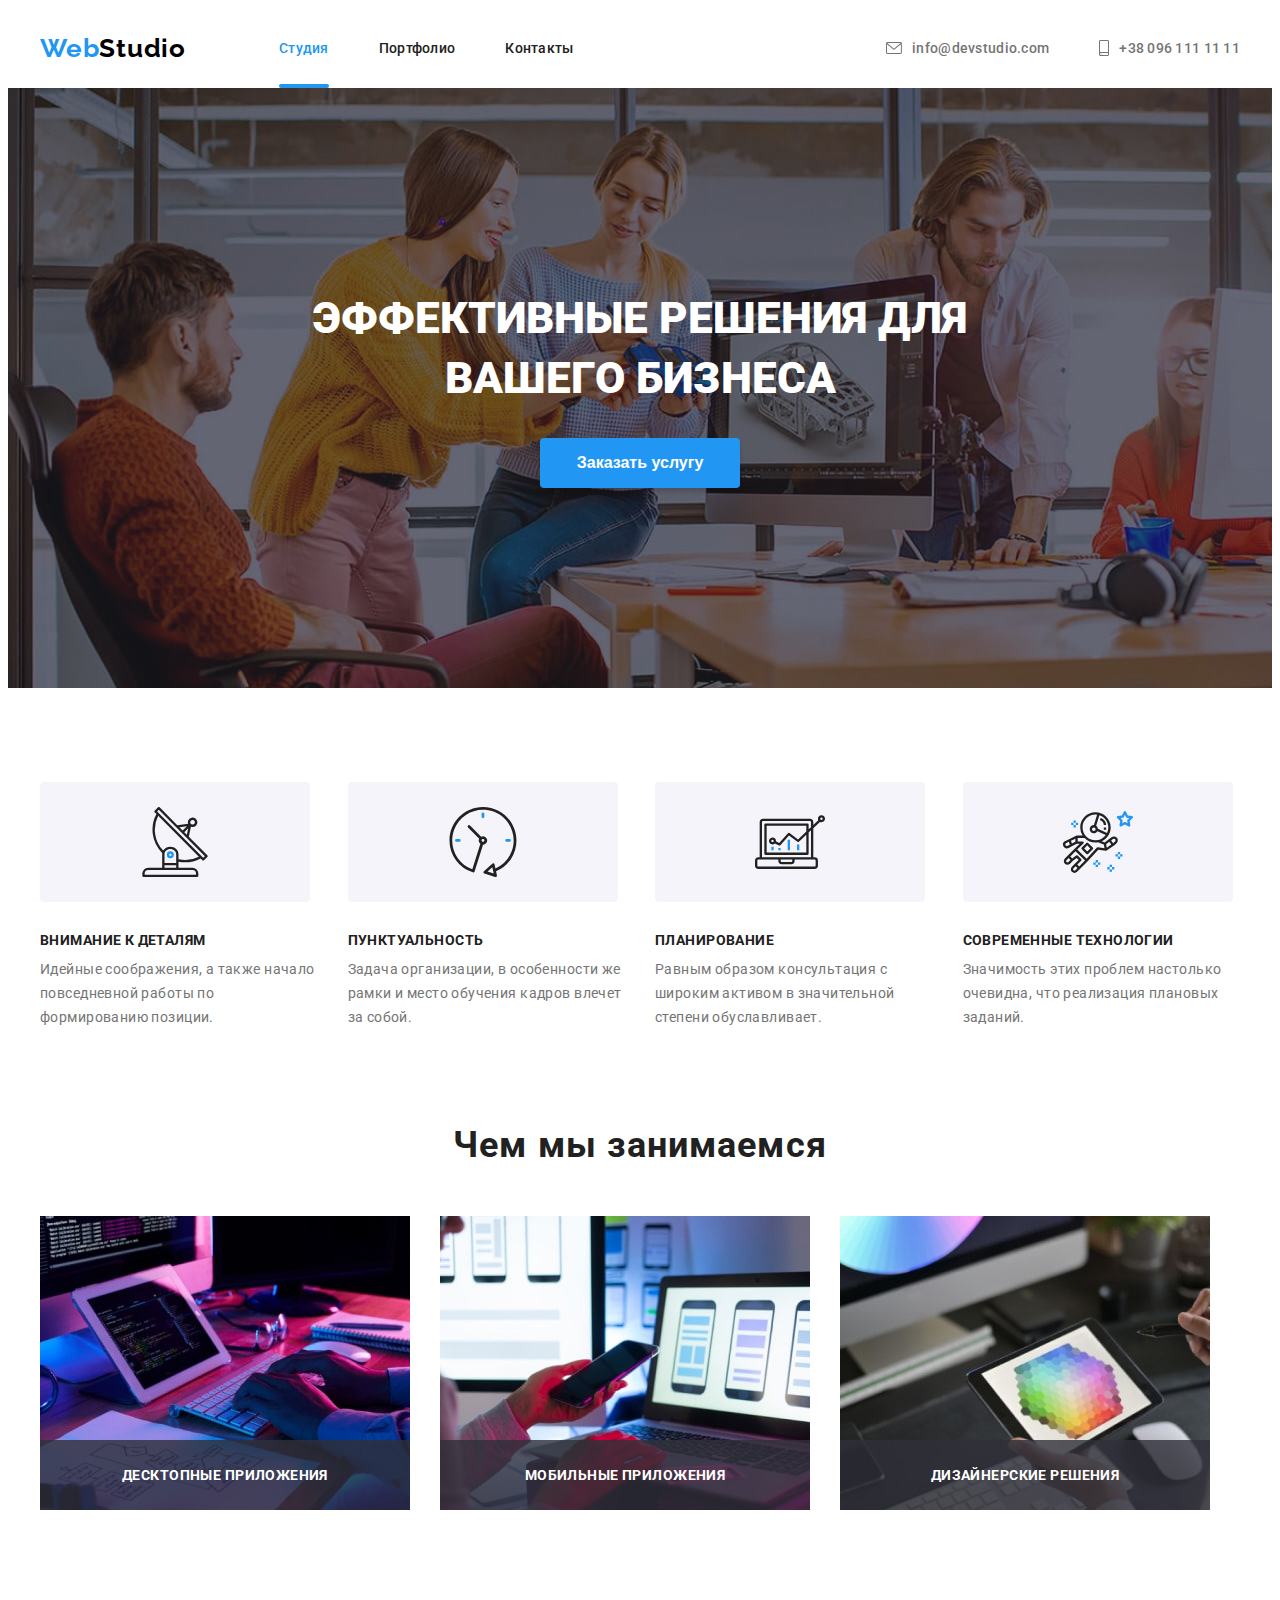
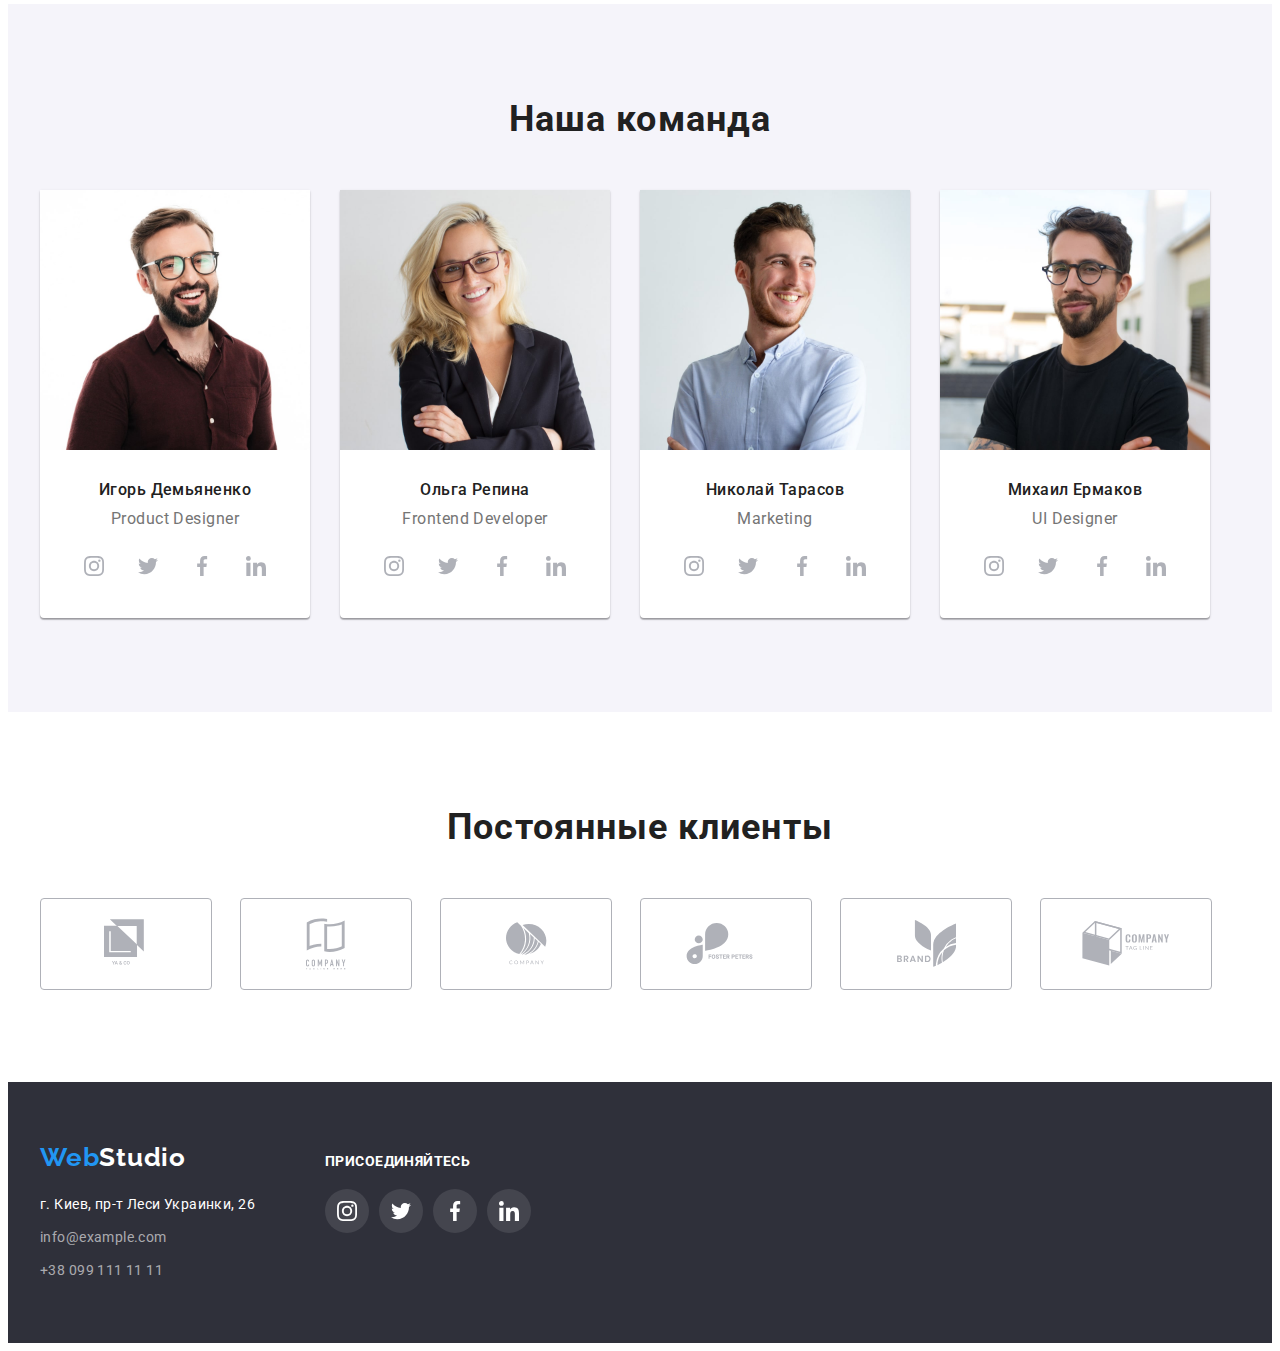
<file: index.html>
<!DOCTYPE html>
<html lang="ru">
<head>
    <meta charset="UTF-8">
    <meta name="viewport" content="width=device-width, initial-scale=1.0">
    <title>Веб студия</title>
    <link rel="stylesheet" href="https://cdnjs.cloudflare.com/ajax/libs/modern-normalize/1.0.0/modern-normalize.min.css"
        integrity="sha512-ISS7cAi1PEhQ8jnbJpJZMd29NlhNj4AWYyLOSp2CE/CsHxTCu+r+t0D2yoJudVrd0/8fTVPUVDzY5Tvli75u/g=="
        crossorigin="anonymous" />
    <link rel="preconnect" href="https://fonts.gstatic.com">
    <link href="https://fonts.googleapis.com/css2?family=Raleway:wght@700&family=Roboto:wght@400;500;700;900&display=swap"
        rel="stylesheet">
    <link rel="stylesheet" href="./css/styles.css">
</head>
<body>
    <!--Шапка сайта-->
    <header class="header">
        <div class="container">
            <nav class="navigation">
                <a class="logo link" href="./index.html"><span class="logo-web">Web</span>Studio</a>
                <ul class="nav-list list">
                    <li class="nav-list-item">
                        <a class="nav-link link current" href="#">Студия</a>
                    </li>
                    <li class="nav-list-item">
                        <a class="nav-link link" href="./portfolio.html">Портфолио</a>
                    </li>
                    <li class="nav-list-item">
                        <a class="nav-link link" href="#">Контакты</a>
                    </li>
                </ul>
            </nav>
            <ul class="contacts-list list">
                <li class="contacts-list-item">
                    <a class="contacts-link link" href="mailto:info@devstudio.com">
                        <svg class="contacts-icon" width="16" height="12">
                            <use href="./images/sprite.svg#icon-envelope"></use>
                        </svg>
                        info@devstudio.com</a>
                </li>
                <li class="contacts-list-item">
                    <a class="contacts-link link" href="tel:+380961111111">
                        <svg class="contacts-icon" width="10" height="16">
                            <use href="./images/sprite.svg#icon-smartphone"></use>
                        </svg>
                        +38 096 111 11 11</a>
                </li>
            </ul>
        </div>
    </header>
    <main>
        <!--Герой-->
        <section class="hero">
            <div class="container">
                <h1 class="hero-title">Эффективные решения для вашего бизнеса</h1>
                <button class="modal-btn" type="button" data-modal-open>Заказать услугу</button>
            </div>
        </section>

        <!--Приоритеты-->
        <section class="features">
            <div class="container">
                <!-- <h2>Наши приоритеты</h2> -->
                <ul class="features-list list">
                    <li class="features-list-item">
                        <div class="features-box">
                            <svg class="features-icons" width="70" height="70">
                                <use href="./images/sprite.svg#icon-antenna"></use>
                            </svg>
                        </div>
                        <h3 class="features-title">Внимание к деталям</h3>
                        <p class="features-text">Идейные соображения, а также начало повседневной работы по формированию позиции.</p>
                    </li>
                    <li class="features-list-item">
                        <div class="features-box">
                            <svg class="features-icons" width="70" height="70">
                                <use href="./images/sprite.svg#icon-clock"></use>
                            </svg>
                        </div>
                        <h3 class="features-title">Пунктуальность</h3>
                        <p class="features-text">Задача организации, в особенности же рамки и место обучения кадров влечет за собой.</p>
                    </li>
                    <li class="features-list-item">
                        <div class="features-box">
                            <svg class="features-icons" width="70" height="70">
                                <use href="./images/sprite.svg#icon-diagram"></use>
                            </svg>
                        </div>
                        <h3 class="features-title">Планирование</h3>
                        <p class="features-text">Равным образом консультация с широким активом в значительной степени обуславливает.</p>
                    </li>
                    <li class="features-list-item">
                        <div class="features-box">
                            <svg class="features-icons" width="70" height="70">
                                <use href="./images/sprite.svg#icon-astronaut"></use>
                            </svg>
                        </div>
                        <h3 class="features-title">Современные технологии</h3>
                        <p class="features-text">Значимость этих проблем настолько очевидна, что реализация плановых заданий.</p>
                    </li>
                </ul>
            </div>
            
        </section>

        <!--Чем мы занимаемся-->
        <section class="about">
            <div class="container">
                <h2 class="title">Чем мы занимаемся</h2>
                <ul class="about-list list">
                    <li class="about-list-item">
                        <img class="about-list-img" src="./images/work/box-1.jpg" alt="руки на клавиатуре" width="370" height="294">
                        <div class="about-box">
                            <p class="about-text">Десктопные приложения</p>
                        </div>
                    </li>
                    <li class="about-list-item">
                        <img class="about-list-img" src="./images/work/box-2.jpg" alt="телефон и ноутбук" width="370" height="294">
                        <div class="about-box">
                            <p class="about-text">Мобильные приложения</p>
                        </div>
                    </li>
                    <li class="about-list-item">
                        <img class="about-list-img" src="./images/work/box-3.jpg" alt="планшет в руках" width="370" height="294">
                        <div class="about-box">
                            <p class="about-text">Дизайнерские решения</p>
                        </div>
                    </li>
                </ul>
            </div>
        </section>

        <!--Команда-->
        <section class="team">
            <div class="container">
                <h2 class="title">Наша команда</h2>
                <ul class="team-list list">
                    <li class="team-list-item">
                        <img class="team-list-img" src="./images/team/igor.jpg" alt="фото работника" width="270" height="260">
                        <div class="team-list-content">
                            <h3 class="team-list-title">Игорь Демьяненко</h3>
                            <p class="team-list-text" lang="en">Product Designer</p>
                            <ul class="social-list list">
                                <li class="social-list-item">
                                    <a href="#" class="social-list-link link">
                                        <svg class="social-list-icon" width="20" height="20">
                                            <use href="./images/sprite.svg#icon-instagram"></use>
                                        </svg>
                                    </a>
                                </li>
                                <li class="social-list-item">
                                    <a href="#" class="social-list-link link">
                                        <svg class="social-list-icon" width="20" height="20">
                                            <use href="./images/sprite.svg#icon-twitter"></use>
                                        </svg>
                                    </a>
                                </li>
                                <li class="social-list-item">
                                    <a href="#" class="social-list-link link">
                                        <svg class="social-list-icon" width="20" height="20">
                                            <use href="./images/sprite.svg#icon-facebook"></use>
                                        </svg>
                                    </a>
                                </li>
                                <li class="social-list-item">
                                    <a href="#" class="social-list-link link">
                                        <svg class="social-list-icon" width="20" height="20">
                                            <use href="./images/sprite.svg#icon-linkedin"></use>
                                        </svg>
                                    </a>
                                </li>
                            </ul>
                        </div>
                    </li>
                    <li class="team-list-item">
                        <img class="team-list-img" src="./images/team/olha.jpg" alt="фото работника" width="270" height="260">
                        <div class="team-list-content">
                            <h3 class="team-list-title">Ольга Репина</h3>
                            <p class="team-list-text" lang="en">Frontend Developer</p>
                            <ul class="social-list list">
                                <li class="social-list-item">
                                    <a href="#" class="social-list-link link">
                                        <svg class="social-list-icon" width="20" height="20">
                                            <use href="./images/sprite.svg#icon-instagram"></use>
                                        </svg>
                                    </a>
                                </li>
                                <li class="social-list-item">
                                    <a href="#" class="social-list-link link">
                                        <svg class="social-list-icon" width="20" height="20">
                                            <use href="./images/sprite.svg#icon-twitter"></use>
                                        </svg>
                                    </a>
                                </li>
                                <li class="social-list-item">
                                    <a href="#" class="social-list-link link">
                                        <svg class="social-list-icon" width="20" height="20">
                                            <use href="./images/sprite.svg#icon-facebook"></use>
                                        </svg>
                                    </a>
                                </li>
                                <li class="social-list-item">
                                    <a href="#" class="social-list-link link">
                                        <svg class="social-list-icon" width="20" height="20">
                                            <use href="./images/sprite.svg#icon-linkedin"></use>
                                        </svg>
                                    </a>
                                </li>
                            </ul>
                        </div>
                    </li>
                    <li class="team-list-item">
                        <img class="team-list-img" src="./images/team/nikolai.jpg" alt="фото работника" width="270" height="260">
                        <div class="team-list-content">
                            <h3 class="team-list-title">Николай Тарасов</h3>
                            <p class="team-list-text" lang="en">Marketing</p>
                            <ul class="social-list list">
                                <li class="social-list-item">
                                    <a href="#" class="social-list-link link">
                                        <svg class="social-list-icon" width="20" height="20">
                                            <use href="./images/sprite.svg#icon-instagram"></use>
                                        </svg>
                                    </a>
                                </li>
                                <li class="social-list-item">
                                    <a href="#" class="social-list-link link">
                                        <svg class="social-list-icon" width="20" height="20">
                                            <use href="./images/sprite.svg#icon-twitter"></use>
                                        </svg>
                                    </a>
                                </li>
                                <li class="social-list-item">
                                    <a href="#" class="social-list-link link">
                                        <svg class="social-list-icon" width="20" height="20">
                                            <use href="./images/sprite.svg#icon-facebook"></use>
                                        </svg>
                                    </a>
                                </li>
                                <li class="social-list-item">
                                    <a href="#" class="social-list-link link">
                                        <svg class="social-list-icon" width="20" height="20">
                                            <use href="./images/sprite.svg#icon-linkedin"></use>
                                        </svg>
                                    </a>
                                </li>
                            </ul>
                        </div>                        
                    </li>
                    <li class="team-list-item">
                        <img class="team-list-img" src="./images/team/michail.jpg" alt="фото работника" width="270" height="260">
                        <div class="team-list-content">
                            <h3 class="team-list-title">Михаил Ермаков</h3>
                            <p class="team-list-text" lang="en">UI Designer</p>
                            <ul class="social-list list">
                                <li class="social-list-item">
                                    <a href="#" class="social-list-link link">
                                        <svg class="social-list-icon" width="20" height="20">
                                            <use href="./images/sprite.svg#icon-instagram"></use>
                                        </svg>
                                    </a>
                                </li>
                                <li class="social-list-item">
                                    <a href="#" class="social-list-link link">
                                        <svg class="social-list-icon" width="20" height="20">
                                            <use href="./images/sprite.svg#icon-twitter"></use>
                                        </svg>
                                    </a>
                                </li>
                                <li class="social-list-item">
                                    <a href="#" class="social-list-link link">
                                        <svg class="social-list-icon" width="20" height="20">
                                            <use href="./images/sprite.svg#icon-facebook"></use>
                                        </svg>
                                    </a>
                                </li>
                                <li class="social-list-item">
                                    <a href="#" class="social-list-link link">
                                        <svg class="social-list-icon" width="20" height="20">
                                            <use href="./images/sprite.svg#icon-linkedin"></use>
                                        </svg>
                                    </a>
                                </li>
                            </ul>
                        </div>
                    </li>
                </ul>
            </div> 
        </section>

        <!-- Постоянные клиенты -->
        <section class="clients">
            <div class="container">
                <h2 class="title">Постоянные клиенты</h2>
                <ul class="clients-list list">
                    <li class="clients-list-item">
                        <a class="clients-list-link link" href="#">
                            <svg class="clients-icon" width="44" height="49">
                                <use href="./images/sprite.svg#icon-logo-1"></use>
                            </svg>
                        </a>
                    </li>
                    <li class="clients-list-item">
                        <a class="clients-list-link link" href="#">
                            <svg class="clients-icon" width="40" height="52">
                                <use href="./images/sprite.svg#icon-logo-2"></use>
                            </svg>
                        </a>
                    </li>
                    <li class="clients-list-item">
                        <a class="clients-list-link link" href="#">
                            <svg class="clients-icon" width="41" height="43">
                                <use href="./images/sprite.svg#icon-logo-3"></use>
                            </svg>
                        </a>
                    </li>
                    <li class="clients-list-item">
                        <a class="clients-list-link link" href="#">
                            <svg class="clients-icon" width="80" height="42">
                                <use href="./images/sprite.svg#icon-logo-4"></use>
                            </svg>
                        </a>
                    </li>
                    <li class="clients-list-item">
                        <a class="clients-list-link link" href="#">
                            <svg class="clients-icon" width="59" height="47">
                                <use href="./images/sprite.svg#icon-logo-5"></use>
                            </svg>
                        </a>
                    </li>
                    <li class="clients-list-item">
                        <a class="clients-list-link link" href="#">
                            <svg class="clients-icon" width="88" height="45">
                                <use href="./images/sprite.svg#icon-logo-6"></use>
                            </svg>
                        </a>
                    </li>
                </ul>
            </div>
        </section>
    </main>
        
    <!--Футер-->
    <footer class="footer">
        <div class="container">
            <div class="contacts-box">
                <a class="logo-footer link" href="./index.html"><span class="logo-web">Web</span>Studio</a>
                <address class="address">
                    <p class="footer-address">г. Киев, пр-т Леси Украинки, 26</p>
                    <ul class="contact-info-list list">
                        <li class="contact-info-list-item">
                            <a class="contact-info-link link" href="mailto:info@example.com">info@example.com</a>
                        </li>
                        <li class="contact-info-list-item">
                            <a class="contact-info-link link" href="tel:+380991111111">+38 099 111 11 11</a>
                        </li>
                    </ul>
                </address>
            </div>
            <div class="socials-box">
                <p class="footer-text">присоединяйтесь</p>
                <ul class="footer-soc-list list">
                    <li class="footer-soc-list-item">
                        <a class="footer-soc-link link" href="#">
                            <svg class="footer-soc-icon" width="20" height="20">
                                <use href="./images/sprite.svg#icon-instagram"></use>
                            </svg>
                        </a>
                    </li>
                    <li class="footer-soc-list-item">
                        <a class="footer-soc-link link" href="#">
                            <svg class="footer-soc-icon" width="20" height="20">
                                <use href="./images/sprite.svg#icon-twitter"></use>
                            </svg>
                        </a>
                    </li>
                    <li class="footer-soc-list-item">
                        <a class="footer-soc-link link" href="#">
                            <svg class="footer-soc-icon" width="20" height="20">
                                <use href="./images/sprite.svg#icon-facebook"></use>
                            </svg>
                        </a>
                    </li>
                    <li class="footer-soc-list-item">
                        <a class="footer-soc-link link" href="#">
                            <svg class="footer-soc-icon" width="20" height="20">
                                <use href="./images/sprite.svg#icon-linkedin"></use>
                            </svg>
                        </a>
                    </li>
                </ul>
            </div>
        </div>
    </footer>

    <!-- Модальное окно -->
    <div class="backdrop is-hidden" data-modal>
        <div class="modal">
            <button type="button" class="modal-close-btn" data-modal-close>
                <svg class="modal-icon" width="18" height="18">
                    <use href="./images/sprite.svg#icon-close"></use>
                </svg>
            </button>
        </div>
    </div>

    <script src="./js/modal.js"></script>
</body>
</html>
</file>
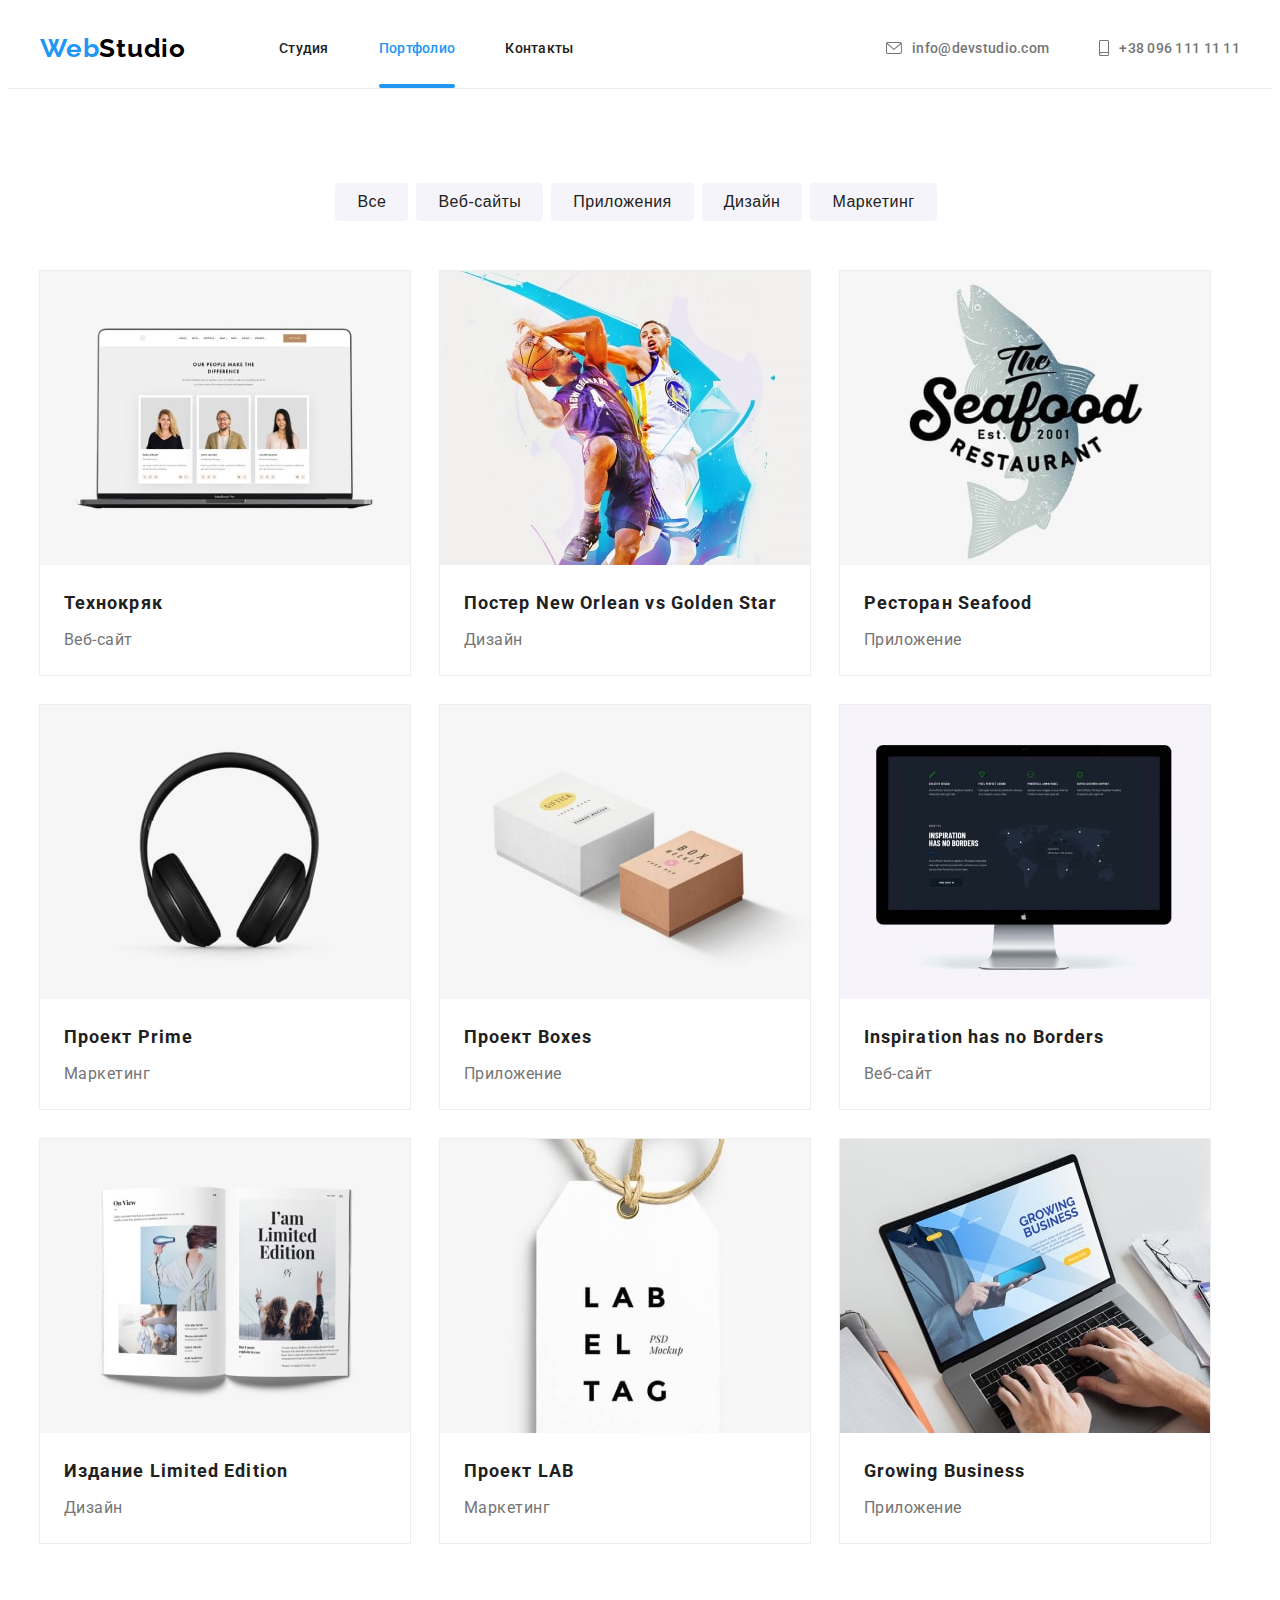
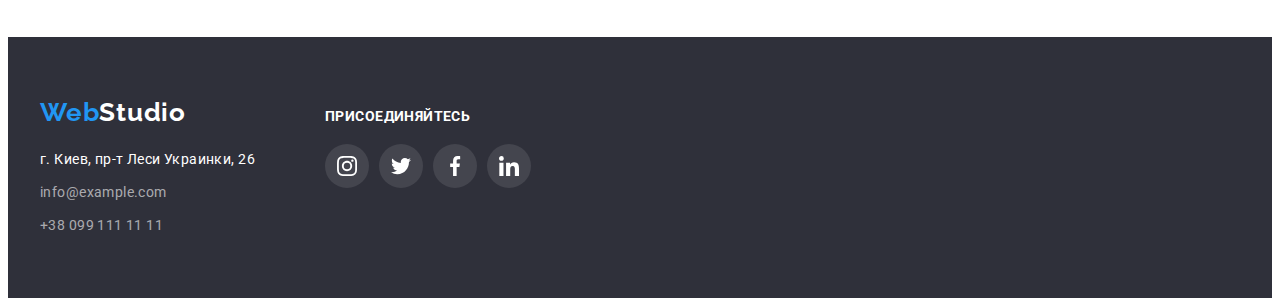
<file: portfolio.html>
<!DOCTYPE html>
<html lang="ru">

<head>
    <meta charset="UTF-8">
    <meta name="viewport" content="width=device-width, initial-scale=1.0">
    <title>Веб студия</title>
    <link rel="stylesheet" href="https://cdnjs.cloudflare.com/ajax/libs/modern-normalize/1.0.0/modern-normalize.min.css"
        integrity="sha512-ISS7cAi1PEhQ8jnbJpJZMd29NlhNj4AWYyLOSp2CE/CsHxTCu+r+t0D2yoJudVrd0/8fTVPUVDzY5Tvli75u/g=="
        crossorigin="anonymous" />
    <link rel="preconnect" href="https://fonts.gstatic.com">
    <link href="https://fonts.googleapis.com/css2?family=Raleway:wght@700&family=Roboto:wght@400;500;700;900&display=swap"
        rel="stylesheet">
    <link rel="stylesheet" href="./css/styles.css">
</head>

<body>
    <!--Шапка сайта-->
    <header class="header line">
        <div class="container">
            <nav class="navigation">
                <a class="logo link" href="./index.html"><span class="logo-web">Web</span>Studio</a>
                <ul class="nav-list list">
                    <li class="nav-list-item">
                        <a class="nav-link link" href="./index.html">Студия</a>
                    </li>
                    <li class="nav-list-item">
                        <a class="nav-link link current" href="./portfolio.html">Портфолио</a>
                    </li>
                    <li class="nav-list-item">
                        <a class="nav-link link" href="#">Контакты</a>
                    </li>
                </ul>
            </nav>
            <ul class="contacts-list list">
                <li class="contacts-list-item">
                    <a class="contacts-link link" href="mailto:info@devstudio.com">
                        <svg class="contacts-icon" width="16" height="12">
                            <use href="./images/sprite.svg#icon-envelope"></use>
                        </svg>
                        info@devstudio.com</a>
                </li>
                <li class="contacts-list-item">
                    <a class="contacts-link link" href="tel:+380961111111">
                        <svg class="contacts-icon" width="10" height="16">
                            <use href="./images/sprite.svg#icon-smartphone"></use>
                        </svg>
                        +38 096 111 11 11</a>
                </li>
            </ul>
        </div>
    </header>
    <main>
        <section class="portfolio">
            <div class="container">
                <!-- <h1>Портфолио</h1> -->
                <ul class="filter-buttons-list list">
                    <li class="filter-buttons-list-item">
                        <button class="filter-btn" type="button">Все</button>
                    </li>
                    <li class="filter-buttons-list-item">
                        <button class="filter-btn" type="button">Веб-сайты</button>
                    </li>
                    <li class="filter-buttons-list-item">
                        <button class="filter-btn" type="button">Приложения</button>
                    </li>
                    <li class="filter-buttons-list-item">
                        <button class="filter-btn" type="button">Дизайн</button>
                    </li>
                    <li class="filter-buttons-list-item">
                        <button class="filter-btn" type="button">Маркетинг</button>
                    </li>
                    
                </ul>
                
                <ul class="portfolio-list list">
                    <li class="portfolio-list-item">
                        <a class="portfolio-list-link link" href="#">
                            <div class="portfolio-img-wrapper">
                                <img class="portfolio-list-img" src="./images/portfolio/project-1.jpg" alt="пример веб-сайта" width="370" height="294">
                                <div class="overlay">
                                    <p class="overlay-text">Технокряк это современная площадка распространения коронавируса. Компании используют эту платформу для цифрового
                                        шпионажа и атак на защищённые сервера конкурентов.</p>
                                </div>
                            </div>
                            <div class="portfolio-list-content">
                                <h2 class="portfolio-list-title">Технокряк</h2>
                                <p class="portfolio-list-text">Веб-сайт</p>
                            </div>
                        </a>
                    </li>
                    <li class="portfolio-list-item">
                        <a class="portfolio-list-link link" href="#">
                            <div class="portfolio-img-wrapper">
                                <img class="portfolio-list-img" src="./images/portfolio/project-2.jpg" alt="баскетболисты" width="370" height="294">
                                <div class="overlay">
                                    <p class="overlay-text">Технокряк это современная площадка распространения коронавируса. Компании используют эту платформу для цифрового
                                        шпионажа и атак на защищённые сервера конкурентов.</p>
                                </div>
                            </div>
                            <div class="portfolio-list-content">
                                <h2 class="portfolio-list-title">Постер New Orlean vs Golden Star</h2>
                                <p class="portfolio-list-text">Дизайн</p>
                            </div>
                        </a>
                    </li>
                    <li class="portfolio-list-item">
                        <a class="portfolio-list-link link" href="#">
                            <div class="portfolio-img-wrapper">
                                <img class="portfolio-list-img" src="./images/portfolio/project-3.jpg" alt="логотип фирмы" width="370" height="294">
                                <div class="overlay">
                                    <p class="overlay-text">Технокряк это современная площадка распространения коронавируса. Компании используют эту платформу для цифрового
                                        шпионажа и атак на защищённые сервера конкурентов.</p>
                                </div>
                            </div>
                            <div class="portfolio-list-content">
                                <h2 class="portfolio-list-title">Ресторан Seafood</h2>
                                <p class="portfolio-list-text">Приложение</p>
                            </div>
                        </a>
                    </li>
                    <li class="portfolio-list-item">
                        <a class="portfolio-list-link link" href="#">
                            <div class="portfolio-img-wrapper">
                                <img class="portfolio-list-img" src="./images/portfolio/project-4.jpg" alt="наушники" width="370" height="294">
                                <div class="overlay">
                                    <p class="overlay-text">Технокряк это современная площадка распространения коронавируса. Компании используют эту платформу для цифрового
                                        шпионажа и атак на защищённые сервера конкурентов.</p>
                                </div>
                            </div>
                            <div class="portfolio-list-content">
                                <h2 class="portfolio-list-title">Проект Prime</h2>
                                <p class="portfolio-list-text">Маркетинг</p>
                            </div>
                        </a>
                    </li>
                    <li class="portfolio-list-item">
                        <a class="portfolio-list-link link" href="#">
                            <div class="portfolio-img-wrapper">
                                <img class="portfolio-list-img" src="./images/portfolio/project-5.jpg" alt="две коробки" width="370" height="294">
                                <div class="overlay">
                                    <p class="overlay-text">Технокряк это современная площадка распространения коронавируса. Компании используют эту платформу для цифрового
                                        шпионажа и атак на защищённые сервера конкурентов.</p>
                                </div>
                            </div>
                            <div class="portfolio-list-content">
                                <h2 class="portfolio-list-title">Проект Boxes</h2>
                                <p class="portfolio-list-text">Приложение</p>
                            </div>
                        </a>
                    </li>
                    <li class="portfolio-list-item">
                        <a class="portfolio-list-link link" href="#">
                            <div class="portfolio-img-wrapper">
                                <img class="portfolio-list-img" src="./images/portfolio/project-6.jpg" alt="веб-сайт" width="370" height="294">
                                <div class="overlay">
                                    <p class="overlay-text">Технокряк это современная площадка распространения коронавируса. Компании используют эту платформу для цифрового
                                        шпионажа и атак на защищённые сервера конкурентов.</p>
                                </div>
                            </div>
                            <div class="portfolio-list-content">
                                <h2 class="portfolio-list-title">Inspiration has no Borders</h2>
                                <p class="portfolio-list-text">Веб-сайт</p>
                            </div>
                        </a>
                    </li>
                    <li class="portfolio-list-item">
                        <a class="portfolio-list-link link" href="#">
                            <div class="portfolio-img-wrapper">
                                <img class="portfolio-list-img" src="./images/portfolio/project-7.jpg" alt="открытая книга" width="370" height="294">
                                <div class="overlay">
                                    <p class="overlay-text">Технокряк это современная площадка распространения коронавируса. Компании используют эту платформу для цифрового
                                        шпионажа и атак на защищённые сервера конкурентов.</p>
                                </div>
                            </div>
                            <div class="portfolio-list-content">
                                <h2 class="portfolio-list-title">Издание Limited Edition</h2>
                                <p class="portfolio-list-text">Дизайн</p>
                            </div>
                        </a>
                    </li>
                    <li class="portfolio-list-item">
                        <a class="portfolio-list-link link" href="#">
                            <div class="portfolio-img-wrapper">
                                <img class="portfolio-list-img" src="./images/portfolio/project-8.jpg" alt="маркетинг" width="370" height="294">
                                <div class="overlay">
                                    <p class="overlay-text">Технокряк это современная площадка распространения коронавируса. Компании используют эту платформу для цифрового
                                        шпионажа и атак на защищённые сервера конкурентов.</p>
                                </div>
                            </div>
                            <div class="portfolio-list-content">
                                <h2 class="portfolio-list-title">Проект LAB</h2>
                                <p class="portfolio-list-text">Маркетинг</p>
                            </div> 
                        </a>
                    </li>
                    <li class="portfolio-list-item">
                        <a class="portfolio-list-link link" href="#">
                            <div class="portfolio-img-wrapper">
                                <img class="portfolio-list-img" src="./images/portfolio/project-9.jpg" alt="ноутбук" width="370" height="294">
                                <div class="overlay">
                                    <p class="overlay-text">Технокряк это современная площадка распространения коронавируса. Компании используют эту платформу для цифрового
                                        шпионажа и атак на защищённые сервера конкурентов.</p>
                                </div>
                            </div>
                            <div class="portfolio-list-content">
                                <h2 class="portfolio-list-title">Growing Business</h2>
                                <p class="portfolio-list-text">Приложение</p>
                            </div>
                        </a>
                    </li>
                </ul>
            </div>
        </section>
    </main>

    <!--Футер-->
    <footer class="footer">
        <div class="container">
            <div class="contacts-box">
                <a class="logo-footer link" href="./index.html"><span class="logo-web">Web</span>Studio</a>
                <address class="address">
                    <p class="footer-address">г. Киев, пр-т Леси Украинки, 26</p>
                    <ul class="contact-info-list list">
                        <li class="contact-info-list-item">
                            <a class="contact-info-link link" href="mailto:info@example.com">info@example.com</a>
                        </li>
                        <li class="contact-info-list-item">
                            <a class="contact-info-link link" href="tel:+380991111111">+38 099 111 11 11</a>
                        </li>
                    </ul>
                </address>
            </div>
            <div class="socials-box">
                <p class="footer-text">присоединяйтесь</p>
                <ul class="footer-soc-list list">
                    <li class="footer-soc-list-item">
                        <a class="footer-soc-link link" href="#">
                            <svg class="footer-soc-icon" width="20" height="20">
                                <use href="./images/sprite.svg#icon-instagram"></use>
                            </svg>
                        </a>
                    </li>
                    <li class="footer-soc-list-item">
                        <a class="footer-soc-link link" href="#">
                            <svg class="footer-soc-icon" width="20" height="20">
                                <use href="./images/sprite.svg#icon-twitter"></use>
                            </svg>
                        </a>
                    </li>
                    <li class="footer-soc-list-item">
                        <a class="footer-soc-link link" href="#">
                            <svg class="footer-soc-icon" width="20" height="20">
                                <use href="./images/sprite.svg#icon-facebook"></use>
                            </svg>
                        </a>
                    </li>
                    <li class="footer-soc-list-item">
                        <a class="footer-soc-link link" href="#">
                            <svg class="footer-soc-icon" width="20" height="20">
                                <use href="./images/sprite.svg#icon-linkedin"></use>
                            </svg>
                        </a>
                    </li>
                </ul>
            </div>
        </div>
    </footer>
</body>

</html>
</file>
<file: css/styles.css>
:root {
  --title-text-color: #212121;
  --primary-text-color: #757575;
  --accent-color: #2196f3;
  --white-color: #ffffff;
  --light-bg-color: #f5f4fa;
  --dark-bg-color: #2f303a;
  --black-color: #000000;
  --white-opacity-color: rgba(255, 255, 255, 0.6);
  --hero-bg-color: #c4c4c4;
  --modal-btn-bg: #188ce8;
  --icons-fill: #afb1b8;
  --bg-icon-color: rgba(255, 255, 255, 0.1);
  --time: 250ms;
  --cubic: cubic-bezier(0.4, 0, 0.2, 1);
}

/*студия*/
body {
  font-family: "Roboto", sans-serif;
  color: var(--title-text-color);
}

h1,
h2,
h3,
h4,
h5,
h6,
p {
  margin: 0;
}

ul,
ol {
  margin: 0;
  padding: 0;
}

img {
  display: block;
}

a {
  display: block;
}

.list {
  list-style: none;
}

.link {
  text-decoration: none;
}

.address {
  font-style: normal;
}

.container {
  width: 1200px;
  padding-left: 15px;
  padding-right: 15px;
  margin: 0 auto;
  /* outline: 1px solid tomato; */
}

/* ========= Хедер ======== */
.header .container {
  display: flex;
  align-items: center;
}

.contacts-list {
  display: flex;
  align-items: center;
  margin-left: auto;
}

.navigation {
  display: flex;
  align-items: center;
}

.nav-list {
  display: flex;
  align-items: center;
}

.nav-list-item:not(:last-child) {
  margin-right: 50px;
}

.contacts-list-item:not(:last-child) {
  margin-right: 50px;
}

.logo {
  margin-right: 93px;
}

.logo,
.logo-footer {
  font-family: "Raleway", sans-serif;
  font-weight: 700;
  font-size: 26px;
  line-height: 1.192;
  letter-spacing: 0.03em;
  color: var(--black-color);
}

.logo-web {
  color: var(--accent-color);
}

.nav-link,
.contacts-link {
  padding-top: 32px;
  padding-bottom: 32px;
  font-weight: 500;
  font-size: 14px;
  line-height: 1.143;
  letter-spacing: 0.02em;
  transition: color var(--time) var(--cubic);
}

.nav-link {
  position: relative;
  color: var(--title-text-color);
}

.contacts-link {
  display: flex;
  align-items: center;
  color: var(--primary-text-color);
  fill: currentColor;
}

.nav-link:hover,
.nav-link:focus,
.contacts-link:hover,
.contacts-link:focus,
.contact-info-link:hover,
.contact-info-link:focus {
  color: var(--accent-color);
}

.current {
  color: var(--accent-color);
}

.current::after {
  position: absolute;
  bottom: 0;
  display: block;
  width: 100%;
  height: 4px;
  border-radius: 2px;
  background-color: var(--accent-color);
  content: "";
}

.contacts-icon {
  margin-right: 10px;
}

/* =========== Герой ========== */
.hero {
  max-width: 1600px;
  background-color: var(--hero-bg-color);
  background-image: linear-gradient(
      to right,
      rgba(47, 48, 58, 0.4),
      rgba(47, 48, 58, 0.4)
    ),
    url("../images/hero/hero-bg-min.jpg");
  background-repeat: no-repeat;
  background-size: cover;
  padding-top: 200px;
  padding-bottom: 200px;
  /* background-color: var(--dark-bg-color); */
}

.hero .container {
  max-width: 696px;
  margin-right: auto;
  margin-left: auto;
  text-align: center;
}

.hero-title {
  margin-bottom: 30px;
  font-weight: 900;
  font-size: 44px;
  line-height: 1.364;
  text-align: center;
  text-transform: uppercase;
  color: var(--white-color);
}

.modal-btn {
  display: inline-block;
  padding: 10px 32px;
  min-width: 200px;
  border-radius: 4px;
  border: none;
  font-weight: 700;
  font-size: 16px;
  line-height: 1.875;
  text-align: center;
  color: var(--white-color);
  background-color: var(--accent-color);
  box-shadow: 0px 4px 4px rgba(0, 0, 0, 0.15);
  cursor: pointer;
  transition: background-color var(--time) var(--cubic);
}

.modal-btn:hover,
.modal-btn:focus {
  background-color: var(--modal-btn-bg);
}

/* =========== Приоритеты ========== */
.features {
  padding-top: 94px;
  padding-bottom: 94px;
}

.features-box {
  display: flex;
  align-items: center;
  justify-content: center;
  width: 270px;
  height: 120px;
  background-color: var(--light-bg-color);
  border-radius: 4px;
  margin-bottom: 30px;
}

.features-list {
  display: flex;
  align-items: center;
}

.features-list-item:not(:last-child) {
  margin-right: 30px;
}

.features-list-item {
  width: calc((100% - 3 * 30px) / 4);
}

.features-title {
  margin-bottom: 10px;
  font-weight: 700;
  font-size: 14px;
  line-height: 1.143;
  letter-spacing: 0.03em;
  text-transform: uppercase;
}

.features-text,
.footer-address,
.contact-info-link {
  font-weight: 400;
  font-size: 14px;
  line-height: 1.714;
  letter-spacing: 0.03em;
  color: var(--primary-text-color);
}
/* =========== Чем мы занимаемся ========== */
.about {
  padding-bottom: 94px;
}

.about-list {
  display: flex;
  margin: -15px;
}

.about-list-item {
  position: relative;
  margin: 15px;
}

.about .title {
  margin-bottom: 50px;
}

.about-text {
  font-weight: 700;
  font-size: 14px;
  line-height: 1.143;
  text-align: center;
  letter-spacing: 0.03em;
  text-transform: uppercase;
  color: var(--white-color);
}

.about-box {
  position: absolute;
  bottom: 0;
  display: flex;
  align-items: center;
  justify-content: center;
  width: 370px;
  height: 70px;
  background-color: rgba(47, 48, 58, 0.8);
}

/* =========== Команда ========== */
.title {
  font-weight: 700;
  font-size: 36px;
  line-height: 1.167;
  letter-spacing: 0.03em;
  text-align: center;
}

.team-list-title {
  margin-bottom: 10px;
  font-weight: 500;
  font-size: 16px;
  line-height: 1.188;
  letter-spacing: 0.03em;
  text-align: center;
}

.team-list-text {
  margin-bottom: 16px;
  font-weight: 400;
  font-size: 16px;
  line-height: 1.188;
  letter-spacing: 0.03em;
  text-align: center;
  color: var(--primary-text-color);
}

.team .title {
  margin-bottom: 50px;
}

.team-list {
  display: flex;
  margin: -15px;
}

.team-list-item {
  margin: 15px;
  border-radius: 0px 0px 4px 4px;
  box-shadow: 0px 1px 3px rgba(0, 0, 0, 0.12), 0px 1px 1px rgba(0, 0, 0, 0.14),
    0px 2px 1px rgba(0, 0, 0, 0.2);
  background-color: var(--white-color);
}

.team-list-content {
  padding-top: 30px;
  padding-bottom: 30px;
}

.social-list {
  display: flex;
  justify-content: space-between;
  padding: 0 32px;
}

.social-list-link {
  display: flex;
  align-items: center;
  justify-content: center;
  width: 100%;
  height: 100%;
  border-radius: 50%;
  background-color: var(--white-color);
  fill: var(--icons-fill);
  transition: background-color var(--time) var(--cubic),
    fill var(--time) var(--cubic);
}

.social-list-link:hover,
.social-list-link:focus {
  background-color: var(--accent-color);
  fill: var(--white-color);
}

.social-list-item {
  width: 44px;
  height: 44px;
}

.team {
  padding-top: 94px;
  padding-bottom: 94px;
  background-color: var(--light-bg-color);
}

/* =========== Постоянные клиенты ========== */
.clients {
  padding-top: 94px;
  padding-bottom: 94px;
}

.clients-list {
  display: flex;
}

.clients .title {
  margin-bottom: 50px;
}

.clients-list-item {
  width: 170px;
  height: 90px;
}

.clients-list-item:not(:last-child) {
  margin-right: 30px;
}

.clients-list-link {
  display: flex;
  align-items: center;
  justify-content: center;
  border: 1px solid #afb1b8;
  border-radius: 4px;
  width: 100%;
  height: 100%;
  fill: var(--icons-fill);
  transition: border-color var(--time) var(--cubic),
    fill var(--time) var(--cubic);
}

.clients-list-link:hover,
.clients-list-link:focus {
  fill: var(--accent-color);
  border-color: var(--accent-color);
}

/* =========== Футер ========== */
.footer {
  padding-top: 60px;
  padding-bottom: 60px;
  background-color: var(--dark-bg-color);
}

.logo-footer {
  color: var(--white-color);
}

.footer-text {
  margin-bottom: 20px;
  font-weight: 700;
  font-size: 14px;
  line-height: 1.143;
  letter-spacing: 0.03em;
  text-transform: uppercase;
  color: var(--white-color);
}

.footer .container {
  display: flex;
  align-items: baseline;
}

.contacts-box {
  margin-right: 70px;
}

.footer-soc-list {
  display: flex;
}

.footer-soc-list-item {
  width: 44px;
  height: 44px;
}

.footer-soc-list-item:not(:last-child) {
  margin-right: 10px;
}

.footer-soc-link {
  display: flex;
  align-items: center;
  justify-content: center;
  width: 100%;
  height: 100%;
  border-radius: 50%;
  background-color: var(--bg-icon-color);
  fill: var(--white-color);
  transition: background-color var(--time) var(--cubic);
}

.footer-soc-link:hover,
.footer-soc-link:focus {
  background-color: var(--accent-color);
}

.address {
  margin-top: 20px;
}

.footer-address {
  color: var(--white-color);
}

.contact-info-link {
  color: var(--white-opacity-color);
  transition: color var(--time) var(--cubic);
}

.contact-info-list {
  margin-top: 9px;
}

.contact-info-list-item:not(:last-child) {
  margin-bottom: 9px;
}

/* ========== Портфолио ==========*/

.line {
  border-bottom: 1px solid #ececec;
}

.portfolio {
  padding-top: 94px;
  padding-bottom: 94px;
}

.filter-buttons-list {
  display: flex;
  justify-content: center;
  margin-bottom: 50px;
}

.filter-buttons-list-item {
  margin-right: 8px;
}

.filter-btn {
  padding: 6px 22px;
  border-radius: 4px;
  border: 0;
  font-weight: 500;
  font-size: 16px;
  line-height: 1.625;
  text-align: center;
  letter-spacing: 0.03em;
  cursor: pointer;
  color: var(--title-text-color);
  background-color: var(--light-bg-color);
  transition: background-color var(--time) var(--cubic),
    color var(--time) var(--cubic), box-shadow var(--time) var(--cubic);
}

.filter-btn:hover,
.filter-btn:focus {
  color: var(--white-color);
  background-color: var(--accent-color);
  box-shadow: 0px 3px 1px rgba(0, 0, 0, 0.1), 0px 1px 2px rgba(0, 0, 0, 0.08),
    0px 2px 2px rgba(0, 0, 0, 0.12);
}

.portfolio-list {
  display: flex;
  flex-wrap: wrap;
  margin: -15px;
}

.portfolio-list-item {
  margin: 15px;
  outline: 1px solid #eeeeee;
}

.portfolio-list-link {
  transition: box-shadow var(--time) var(--cubic);
}

.portfolio-list-link:hover,
.portfolio-list-link:focus {
  box-shadow: 0px 1px 1px rgba(0, 0, 0, 0.12), 0px 4px 4px rgba(0, 0, 0, 0.06),
    1px 4px 6px rgba(0, 0, 0, 0.16);
}

.portfolio-list-content {
  padding: 20px 24px;
  background-color: var(--white-color);
}

.portfolio-list-title {
  margin-bottom: 4px;
  font-weight: 700;
  font-size: 18px;
  line-height: 2;
  letter-spacing: 0.06em;
  color: var(--title-text-color);
}

.portfolio-list-text {
  font-weight: 400;
  font-size: 16px;
  line-height: 1.875;
  letter-spacing: 0.03em;
  color: var(--primary-text-color);
}

.portfolio-img-wrapper {
  position: relative;
  overflow: hidden;
}

.overlay {
  position: absolute;
  left: 0;
  top: 0;
  width: 100%;
  height: 100%;
  background-color: rgba(33, 150, 243, 0.9);
  padding: 63px 24px;
  overflow: auto;
  transform: translateY(101%);
  transition: transform var(--time) var(--cubic);
}

.overlay-text {
  font-weight: 400;
  font-size: 18px;
  line-height: 1.556;
  letter-spacing: 0.03em;
  color: var(--white-color);
}

.portfolio-list-link:hover .overlay,
.portfolio-list-link:focus .overlay {
  transform: translateY(0);
}
/* ========== Модаьное окно ==========*/

.backdrop {
  position: fixed;
  top: 0;
  left: 0;
  width: 100%;
  height: 100%;
  background-color: rgba(0, 0, 0, 0.2);
  opacity: 1;
  transition: opacity var(--time) var(--cubic),
    visibility var(--time) var(--cubic);
}

.modal {
  position: absolute;
  top: 50%;
  left: 50%;
  transform: translate(-50%, -50%) scale(1);
  width: 528px;
  height: 581px;
  background-color: var(--white-color);
  box-shadow: 0px 1px 3px rgba(0, 0, 0, 0.12), 0px 1px 1px rgba(0, 0, 0, 0.14),
    0px 2px 1px rgba(0, 0, 0, 0.2);
  border-radius: 4px;
  transition: transform var(--time) var(--cubic);
}

.backdrop.is-hidden .modal {
  transform: translate(-50%, -50%) scale(0.8);
}

.modal-close-btn {
  position: absolute;
  top: 8px;
  right: 8px;
  display: flex;
  align-items: center;
  justify-content: center;
  width: 30px;
  height: 30px;
  background-color: var(--white-color);
  border: 1px solid rgba(0, 0, 0, 0.1);
  border-radius: 50%;
  cursor: pointer;
}

.backdrop.is-hidden {
  opacity: 0;
  visibility: hidden;
  pointer-events: none;
}
</file>
